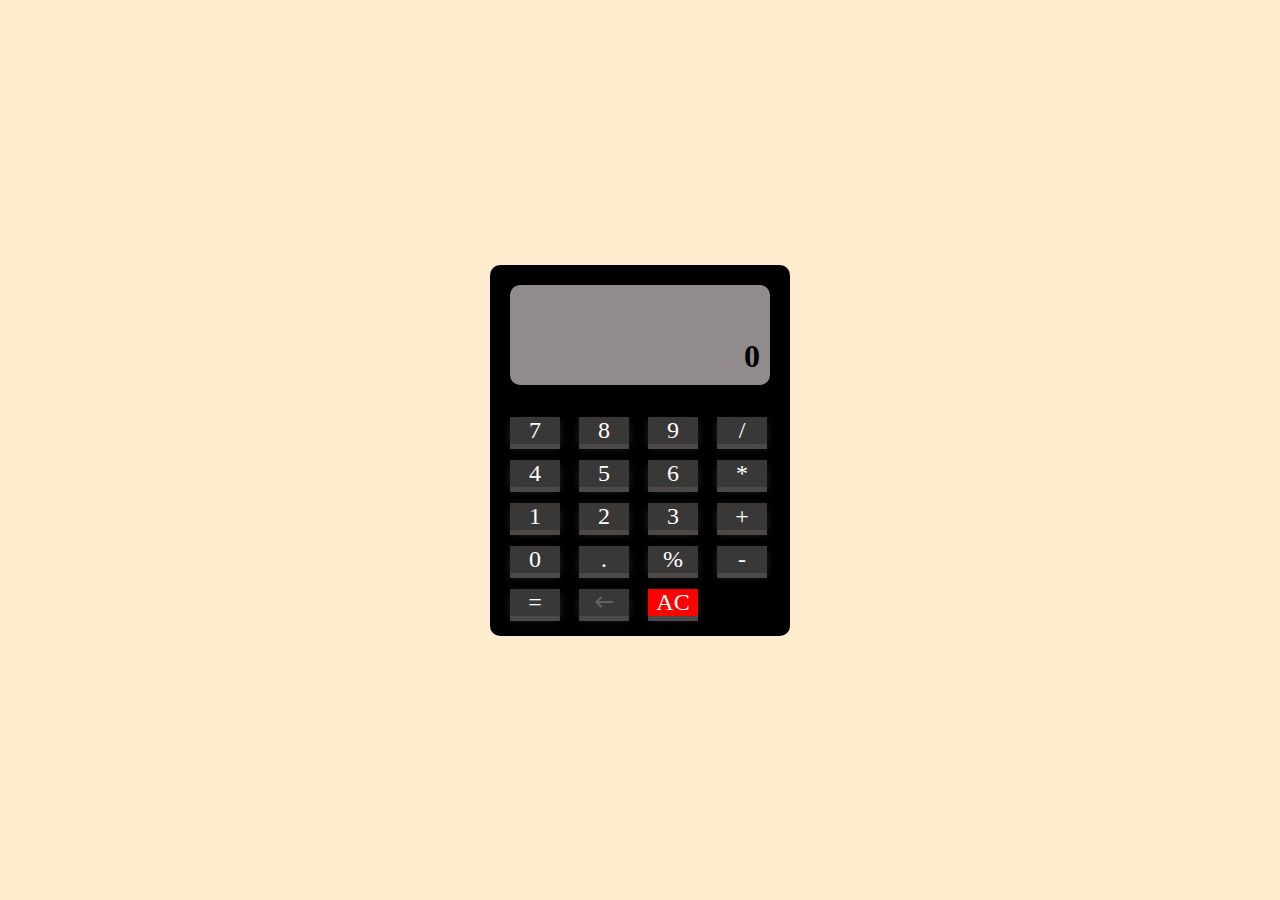
<file: webProjects/calculater/index.html>
<!DOCTYPE html>
<html lang="en">

<head>
    <meta charset="UTF-8">
    <meta name="viewport" content="width=device-width, initial-scale=1.0">
    <title>Calculator</title>
    <link rel="stylesheet" href="css/style.css">
</head>

<body>
    
    <section class="calculator-section">
        <div class="calculator-wrapper">
            <div class="screen">
               0
            </div>
            <div class="button-rows">
                <div class="button exp-button" data-href="7">7</div>
                <div class="button exp-button" data-href="8">8</div>
                <div class="button exp-button" data-href="9">9</div>
                <div class="button exp-button" data-href="/">/</div>

                <div class="button exp-button" data-href="4">4</div>
                <div class="button exp-button" data-href="5">5</div>
                <div class="button exp-button" data-href="6">6</div>
                <div class="button exp-button" data-href="*">*</div>



                <div class="button exp-button" data-href="1">1</div>
                <div class="button exp-button" data-href="2">2</div>
                <div class="button exp-button" data-href="3">3</div>
                <div class="button exp-button" data-href="+">+</div>


                <div class="button exp-button" data-href="0">0</div>
                <div class="button exp-button" data-href=".">.</div>
                <div class="button exp-button" data-href="%">%</div>
                <div class="button exp-button" data-href="-">-</div>


                <div class="button equal">=</div>
                <div class="button back">
                    <img src="image/backspace.svg" alt=""></div>
                <div class="button AC">AC</div>
                
            </div>
        </div>
    </section>
    <audio id="click-audio">
        <source src="audio/click.mp3" type="audio/mp3">
    </audio>
    <script src="js/script.js"></script>
</body>

</html>
</body>
</html>
</file>
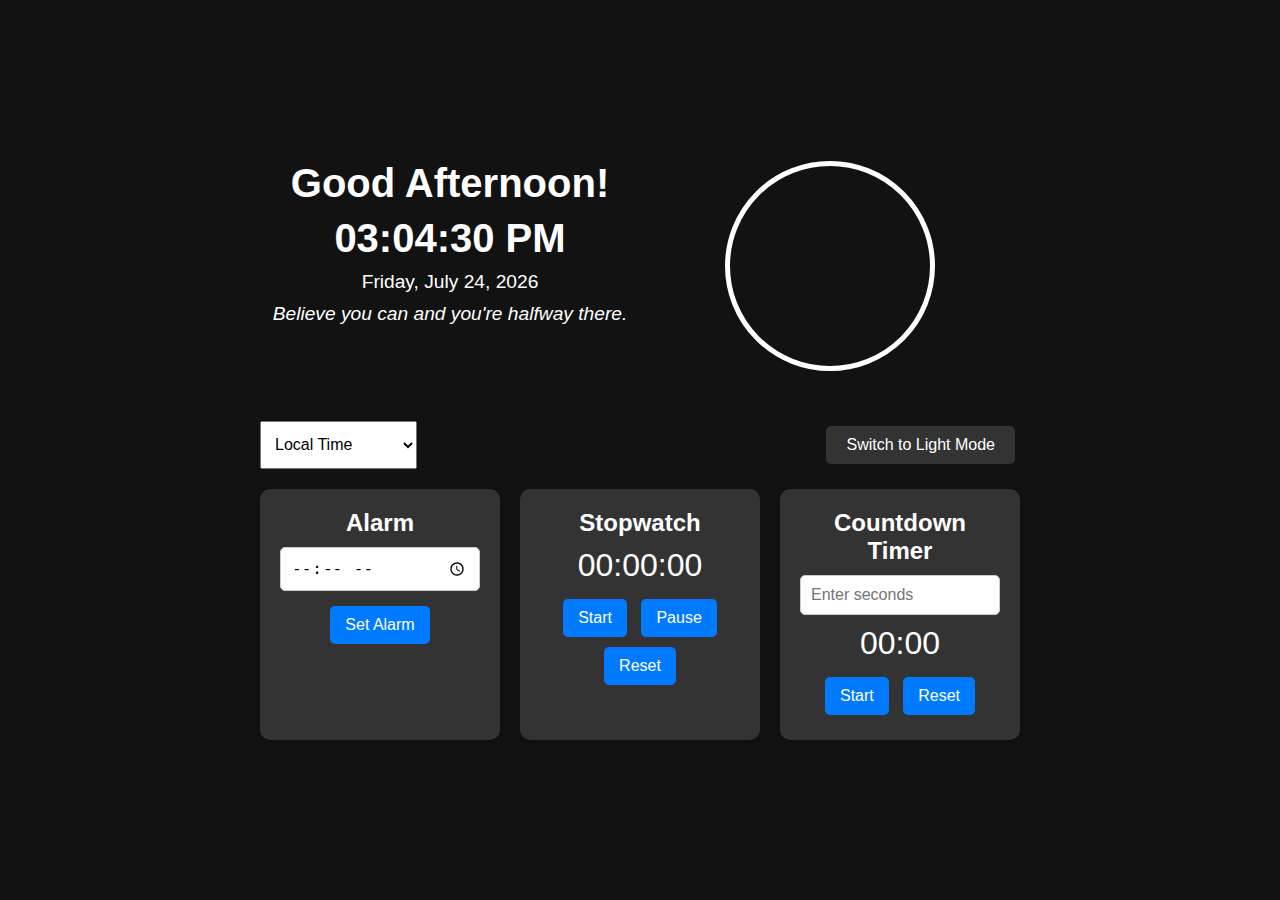
<file: webProjects/digitalClock/index.html>
<!DOCTYPE html>
<html lang="en">
<head>
    <meta charset="UTF-8">
    <meta name="viewport" content="width=device-width, initial-scale=1.0">
    <title>Advanced Clock</title>
    <link rel="stylesheet" href="css/style.css">
</head>
<body>
    <div id="app">
        <!-- Digital and Classic Clock Section -->
        <div id="clock-container">
            <div id="digital-clock-section">
                <h1 id="greeting">Hello!</h1>
                <h1 id="time">00:00:00 AM</h1>
                <p id="date">Loading...</p>
                <p id="quote">"Stay positive, work hard, make it happen."</p>
            </div>
            <div id="classic-clock-section">
                <canvas id="classic-clock" width="200" height="200"></canvas>
            </div>
        </div>

        <!-- Controls -->
        <div class="controls">
            <select id="time-zone-select">
                <option value="local">Local Time</option>
                <option value="UTC">UTC</option>
                <option value="America/New_York">New York (EST)</option>
                <option value="Asia/Kolkata">India (IST)</option>
                <option value="Europe/London">London (GMT)</option>
            </select>
            <button id="toggle-theme">Switch to Light Mode</button>
        </div>

        <!-- Additional Features -->
        <div id="additional-features">
            <div id="features-row">
                <!-- Alarm Section -->
                <div id="alarm-section">
                    <h2>Alarm</h2>
                    <input type="time" id="alarm-time">
                    <button id="set-alarm">Set Alarm</button>
                    <p id="alarm-status"></p>
                </div>

                <!-- Stopwatch Section -->
                <div id="stopwatch-section">
                    <h2>Stopwatch</h2>
                    <p id="stopwatch">00:00:00</p>
                    <div id="stopwatch-buttons">
                        <button id="start-stopwatch">Start</button>
                        <button id="pause-stopwatch">Pause</button>
                        <button id="reset-stopwatch">Reset</button>
                    </div>
                </div>

                <!-- Countdown Timer Section -->
                <div id="timer-section">
                    <h2>Countdown Timer</h2>
                    <input type="number" id="timer-input" placeholder="Enter seconds">
                    <p id="countdown-timer">00:00</p>
                    <button id="start-timer">Start</button>
                    <button id="reset-timer">Reset</button>
                </div>
            </div>
        </div>
    </div>

    <script src="javaScript/script.js"></script>
</body>
</html>
</file>
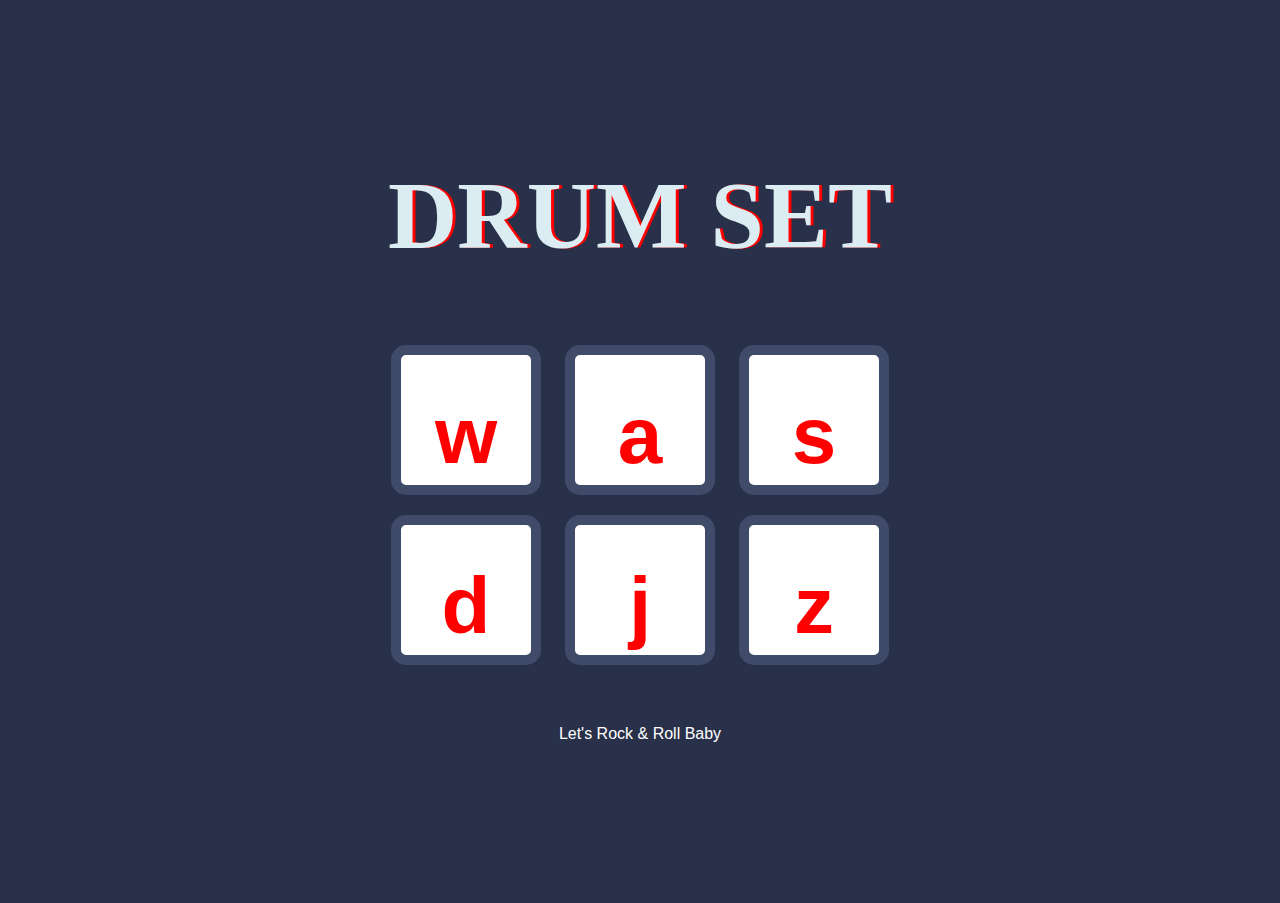
<file: webProjects/drumSet/index.html>
<!DOCTYPE html>
<html lang="en">
<head>
  <meta charset="UTF-8">
  <meta name="viewport" content="width=device-width, initial-scale=1.0">
  <link rel="stylesheet" href="css/drum.css">
  <title>Drum</title>
</head>
<body>
  <h1 id="title">DRUM SET</h1>
  <div class="Set">
    <button class="w drum" aria-label="Drum w">w</button>
    <button class="a drum" aria-label="Drum a">a</button>
    <button class="s drum" aria-label="Drum s">s</button>
    <div>
    <div class="Set">
    <button class="d drum" aria-label="Drum d">d</button>
    <button class="j drum" aria-label="Drum j">j</button>
    <button class="z drum" aria-label="Drum z">z</button>
  </div>
  <footer class="down">
    Let's Rock & Roll Baby
  </footer>
  <script src="js/drum.js"></script>
</body>
</html>
</file>
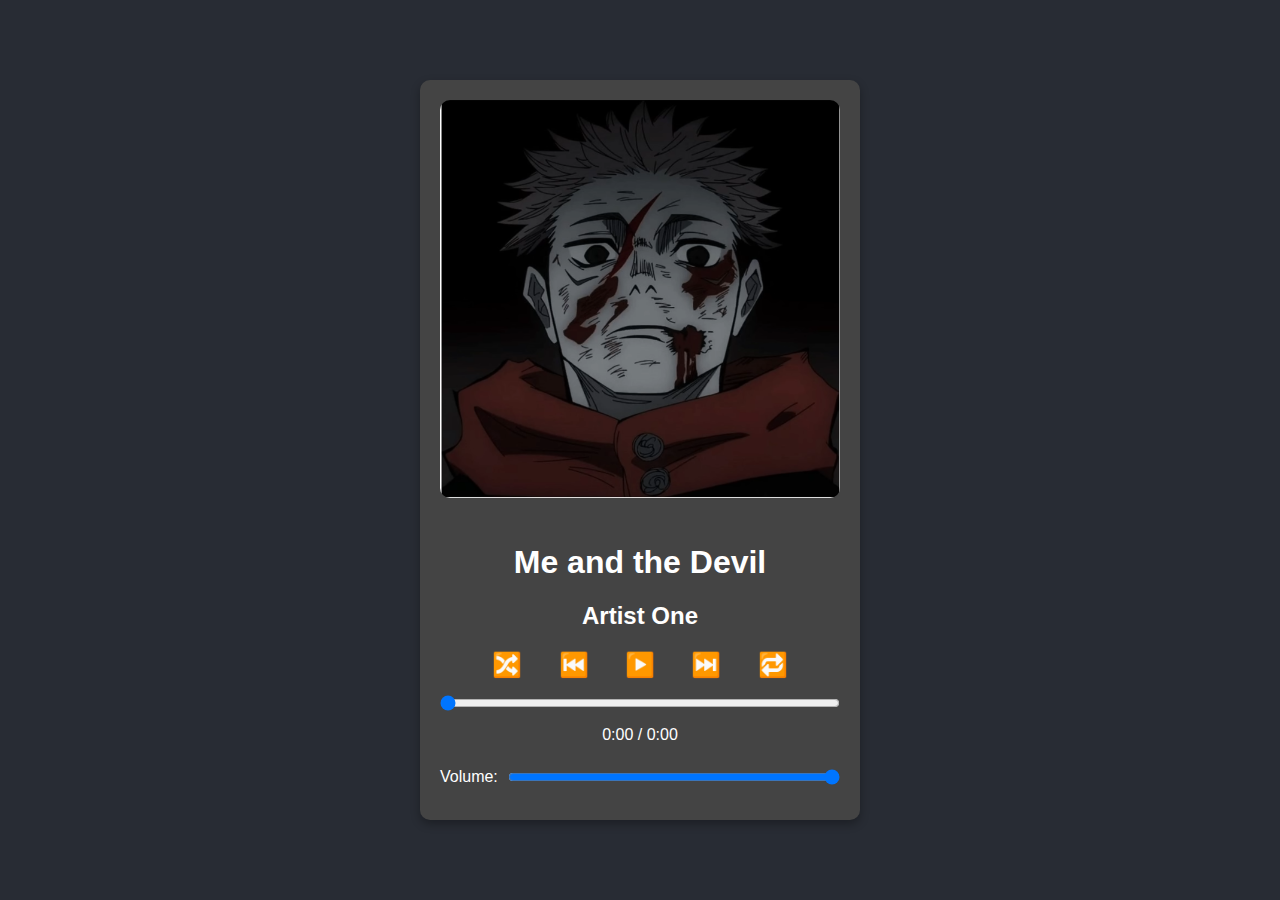
<file: webProjects/Music-player--/index.html>
<!DOCTYPE html>
<html lang="en">
<head>
    <meta charset="UTF-8">
    <meta name="viewport" content="width=device-width, initial-scale=1.0">
    <title>Advanced Music Player</title>
    <link rel="stylesheet" href="css/styles.css">
</head>
<body>
    <div id="player">
        <img id="cover" src="assets/img/cover1.png" alt="Song Cover">
        <h1 id="title">Me and the Devil</h1>
        <h2 id="artist">Artist One</h2>

        <div class="controls">
            <button id="shuffle">🔀</button>
            <button id="prev">⏮️</button>
            <button id="play">▶️</button>
            <button id="next">⏭️</button>
            <button id="loop">🔁</button>
        </div>

        <input type="range" id="progress" value="0">
        <div id="time">
            <span id="current-time">0:00</span> / <span id="duration">0:00</span>
        </div>

        <div class="volume-control">
            <label for="volume">Volume:</label>
            <input type="range" id="volume" min="0" max="1" step="0.1" value="1">
        </div>
    </div>

    <script src="jss/script.js"></script>
</body>
</html>
</file>
<file: webProjects/calculater/css/style.css>
*{
    margin: 0;
    padding: 0;
    box-sizing: border-box;
}
.calculator-wrapper{
    max-width: 300px;
    
    background-color:  black;
    padding: 20px;
    border-radius: 10px;
    width: 100%;

}
.calculator-section{
    background-color: blanchedalmond;
    height: 100vh;
    display: flex;
    align-items: center;
    justify-content: center;
    
}
.screen{
    height: 100px;
    background-color: rgba(197, 188, 188, 0.742);
    text-align: right;
    align-items: flex-end;
    justify-content: flex-end;
    font-weight: bold;
    padding: 10px;
 display: flex;
 border-radius: 10px;
 margin-bottom: 2rem;
 font-size: 2rem;

}
.button-rows{
    display: grid;
    gap: 1rem;
    grid-template-columns: auto auto auto auto;

    margin-top: 20px;
    
    
}
.button{
    color: white;
    background-color: rgba(83, 79, 79, 0.7);
    height: 50 px;
    width: 50px;
    display: flex;
    align-items: center;
    justify-content: center;
    font-size:1.5rem;
    box-shadow: 0px 5px rgba(83,79,79,0.9),0px 4px 10px -2px rgba(83,79,79,0.7);
    transition: 0.2s ease-in-out;
}
.button-active{
    box-shadow: none;
}

.button.AC{
    

    background-color: red;
}
</file>
<file: webProjects/digitalClock/css/style.css>
/* Base Styles */
* {
    margin: 0;
    padding: 0;
    box-sizing: border-box;
}

body {
    font-family: 'Arial', sans-serif;
    display: flex;
    justify-content: center;
    align-items: center;
    min-height: 100vh;
    background-color: #121212;
    color: #fff;
    transition: background-color 0.3s, color 0.3s;
}

body.light-mode {
    background-color: #f5f5f5;
    color: #333;
}

#app {
    display: flex;
    flex-direction: column;
    align-items: center;
    text-align: center;
    max-width: 800px;
    width: 100%;
    padding: 20px;
}

/* Clock Container */
#clock-container {
    display: flex;
    justify-content: space-between;
    width: 100%;
    margin-bottom: 30px;
}

/* Digital Clock Section */
#digital-clock-section {
    flex: 1;
}

#digital-clock-section h1 {
    font-size: 2.5rem;
    margin-bottom: 10px;
}

#time {
    font-size: 3rem;
    margin-bottom: 10px;
}

#date {
    font-size: 1.2rem;
    margin-bottom: 10px;
}

#quote {
    font-size: 1.2rem;
    font-style: italic;
}

/* Classic Clock Section */
#classic-clock-section {
    flex: 1;
    display: flex;
    justify-content: center;
    align-items: center;
}

canvas {
    border: 5px solid #fff;
    border-radius: 50%;
}

/* Controls */
.controls {
    display: flex;
    justify-content: space-between;
    width: 100%;
    margin-top: 20px;
    margin-bottom: 20px;
}

#time-zone-select {
    padding: 10px;
    font-size: 1rem;
}

#toggle-theme {
    padding: 10px 20px;
    font-size: 1rem;
    background-color: #333;
    color: #fff;
    border: none;
    cursor: pointer;
    transition: background-color 0.3s;
}

#toggle-theme:hover {
    background-color: #555;
}

/* Additional Features Section */
#additional-features {
    display: flex;
    flex-direction: column;
    width: 100%;
}

#features-row {
    display: flex;
    justify-content: space-between;
    width: 100%;
    gap: 20px;
}

/* Individual Feature Sections */
#alarm-section,
#stopwatch-section,
#timer-section {
    flex: 1;
    background-color: #333;
    padding: 20px;
    border-radius: 10px;
    box-shadow: 0px 4px 8px rgba(0, 0, 0, 0.2);
}

h2 {
    font-size: 1.5rem;
    margin-bottom: 10px;
}

input[type="time"],
input[type="number"] {
    padding: 10px;
    font-size: 1rem;
    margin-bottom: 10px;
    width: 100%;
    border-radius: 5px;
    border: 1px solid #ccc;
}

button {
    padding: 10px 15px;
    font-size: 1rem;
    margin: 5px;
    background-color: #007BFF;
    color: #fff;
    border: none;
    border-radius: 5px;
    cursor: pointer;
    transition: background-color 0.3s;
}

button:hover {
    background-color: #0056b3;
}

/* Stopwatch and Timer Display */
#stopwatch, #countdown-timer {
    font-size: 2rem;
    margin-bottom: 10px;
}

/* Text Colors for Light Mode */
body.light-mode h1,
body.light-mode p,
body.light-mode #time,
body.light-mode #date,
body.light-mode #quote {
    color: #121212; /* Dark text for light mode */
}

body.light-mode #alarm-section,
body.light-mode #stopwatch-section,
body.light-mode #timer-section {
    background-color: #fff;
    color: #121212; /* Dark text for feature sections */
}

/* Light Mode Button */
body.light-mode #toggle-theme {
    background-color: #f4f4f4;
    color: #121212;
}

body.light-mode #toggle-theme:hover {
    background-color: #ddd;
}

/* Responsive Design */
@media (max-width: 768px) {
    #clock-container {
        flex-direction: column;
        align-items: center;
    }

    canvas {
        width: 150px;
        height: 150px;
    }

    .controls {
        flex-direction: column;
        align-items: center;
    }

    #features-row {
        flex-direction: column;
    }

    #alarm-section,
    #stopwatch-section,
    #timer-section {
        width: 100%;
        margin-bottom: 10px;
    }
}
</file>
<file: webProjects/drumSet/css/drum.css>
body{
    text-align: center;
    background-color: #283149;
    margin: 10rem auto;
}

h1{
    font-size: 6rem;
    color: #DBEDF3;
    text-shadow: 3px 0 red;

}


.drum{
    outline: none;
    border: 10px solid #404b69;
    font-size: 5rem;
    line-height: 2;
    font-weight: 900;
    color: red;
    text-shadow: 3px 0 white;
    border-radius: 15px;
    display: inline-block;
    width: 150px;
    height: 150px;
    text-align: center;
    margin: 10px;
    background-color: white;

}

.down{
    color: white;
    font-family: sans-serif;
    margin-top: 50px;

}


.set{
    margin: 10% auto;
}

.pressed{
    box-shadow: 0 3px 4px 0 #DBEDF3;
   opacity:0.6;
}



.power-btn {
    /* Your existing button styles */
    transition: background-color 0.3s;
}

.power-btn.power-active {
    background-color: #4CAF50; /* Green when ON */
    color: white;
}
</file>
<file: webProjects/Music-player--/css/styles.css>
body {
    font-family: Arial, sans-serif;
    background-color: #282c34;
    color: white;
    display: flex;
    justify-content: center;
    align-items: center;
    height: 100vh;
    margin: 0;
}

#player {
    text-align: center;
    background: #444;
    padding: 20px;
    border-radius: 10px;
    box-shadow: 0 4px 10px rgba(0, 0, 0, 0.3);
    max-width: 400px;
    width: 100%;
}

#player img {
    width: 100%;
    border-radius: 10px;
    margin-bottom: 20px;
}

.controls button {
    background: none;
    border: none;
    color: white;
    font-size: 24px;
    cursor: pointer;
    margin: 0 10px;
}

.controls button:hover {
    color: #1db954;
}

input[type="range"] {
    width: 100%;
    margin: 15px 0;
}

.volume-control {
    display: flex;
    justify-content: center;
    align-items: center;
    margin-top: 10px;
}

.volume-control label {
    margin-right: 10px;
}
</file>
